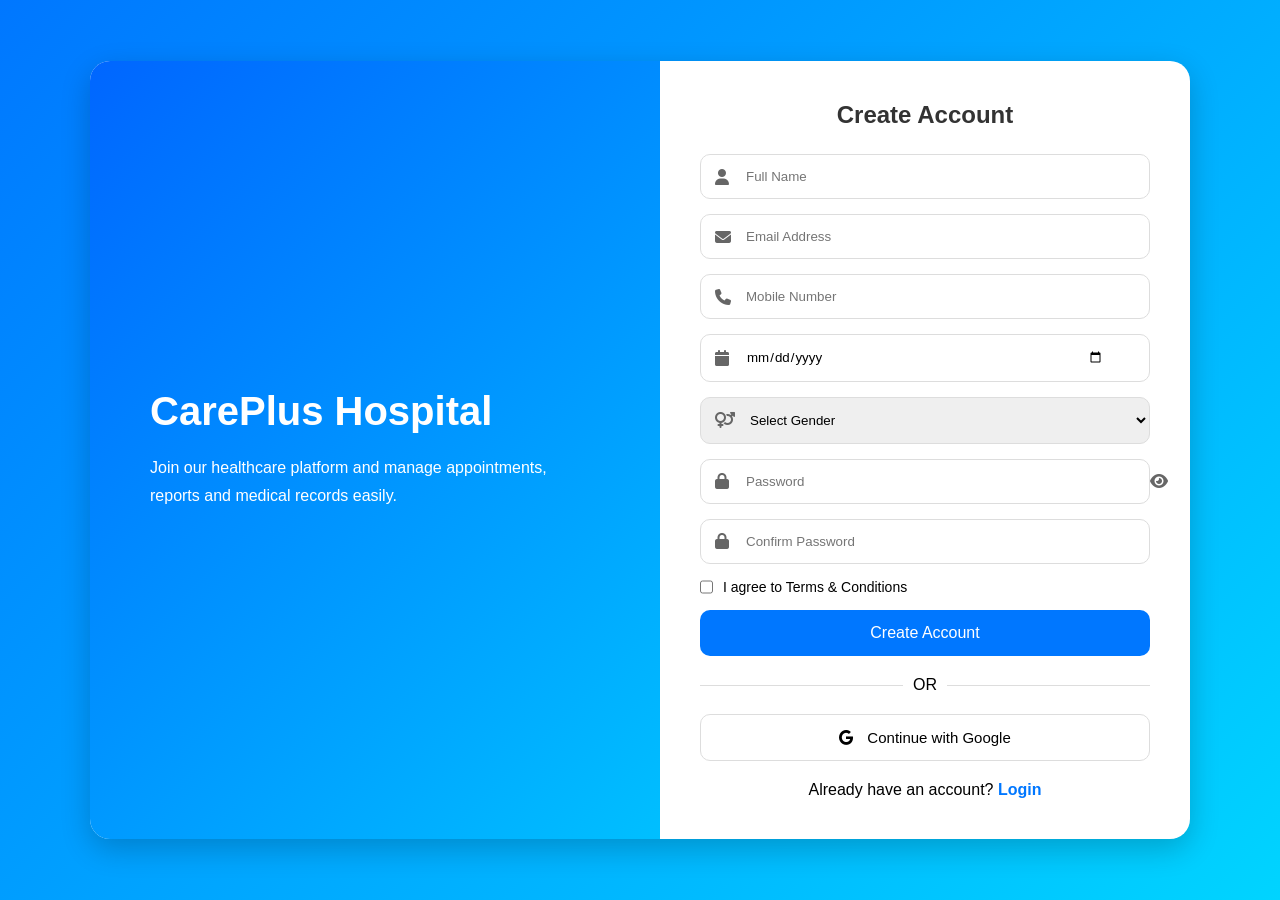
<file: signup.html>
<!DOCTYPE html>
<html lang="en">
<head>
<meta charset="UTF-8">
<meta name="viewport" content="width=device-width, initial-scale=1.0">

<title>Hospital Signup</title>

<link rel="stylesheet" href="CSS/signup.css">

<link rel="stylesheet"
href="https://cdnjs.cloudflare.com/ajax/libs/font-awesome/6.5.2/css/all.min.css">

</head>

<body>

<div class="container">

    <div class="left-panel">

        <h1>CarePlus Hospital</h1>

        <p>
            Join our healthcare platform and manage appointments,
            reports and medical records easily.
        </p>

    </div>

    <div class="right-panel">

        <form id="signupForm">

            <h2>Create Account</h2>

            <div class="input-box">
                <i class="fa-solid fa-user"></i>
                <input type="text"
                       id="fullName"
                       placeholder="Full Name"
                       required>
            </div>

            <div class="input-box">
                <i class="fa-solid fa-envelope"></i>
                <input type="email"
                       id="email"
                       placeholder="Email Address"
                       required>
            </div>

            <div class="input-box">
                <i class="fa-solid fa-phone"></i>
                <input type="tel"
                       id="phone"
                       placeholder="Mobile Number"
                       required>
            </div>

            <div class="input-box">
                <i class="fa-solid fa-calendar"></i>
                <input type="date"
                       id="dob"
                       required>
            </div>

            <div class="input-box">
                <i class="fa-solid fa-venus-mars"></i>

                <select id="gender" required>
                    <option value="">Select Gender</option>
                    <option>Male</option>
                    <option>Female</option>
                    <option>Other</option>
                </select>
            </div>

            <div class="input-box">
                <i class="fa-solid fa-lock"></i>

                <input type="password"
                       id="password"
                       placeholder="Password"
                       required>

                <span class="togglePassword">
                    <i class="fa-solid fa-eye"></i>
                </span>
            </div>

            <div class="input-box">
                <i class="fa-solid fa-lock"></i>

                <input type="password"
                       id="confirmPassword"
                       placeholder="Confirm Password"
                       required>
            </div>

            <div class="checkbox">
                <input type="checkbox" required>
                <label>
                    I agree to Terms & Conditions
                </label>
            </div>

            <button type="submit" class="signup-btn">
                Create Account
            </button>

            <div class="divider">
                <span>OR</span>
            </div>

            <button type="button" class="google-btn">
                <i class="fa-brands fa-google"></i>
                Continue with Google
            </button>

            <p class="login-link">
                Already have an account?
                <a href="login.html">Login</a>
            </p>

        </form>

    </div>

</div>

<script src="JS/signup.js"></script>

</body>
</html>
</file>
<file: CSS/signup.css>
*{
margin:0;
padding:0;
box-sizing:border-box;
font-family:'Segoe UI',sans-serif;
}

body{
min-height:100vh;
display:flex;
justify-content:center;
align-items:center;
background:linear-gradient(
135deg,
#0077ff,
#00d4ff
);
padding:20px;
}

.container{
width:100%;
max-width:1100px;
display:flex;
background:#fff;
border-radius:20px;
overflow:hidden;
box-shadow:0 10px 30px rgba(0,0,0,.2);
}

.left-panel{
flex:1;
padding:60px;
color:white;
background:linear-gradient(
135deg,
#0066ff,
#00bfff
);
display:flex;
flex-direction:column;
justify-content:center;
}

.left-panel h1{
font-size:40px;
margin-bottom:20px;
}

.left-panel p{
line-height:1.8;
}

.right-panel{
flex:1;
padding:40px;
}

.right-panel h2{
text-align:center;
margin-bottom:25px;
color:#333;
}

.input-box{
position:relative;
margin-bottom:15px;
}

.input-box i{
position:absolute;
left:15px;
top:50%;
transform:translateY(-50%);
color:#666;
}

.input-box input,
.input-box select{
width:100%;
padding:14px 45px;
border:1px solid #ddd;
border-radius:10px;
outline:none;
}

.togglePassword{
position:absolute;
right:15px;
top:50%;
transform:translateY(-50%);
cursor:pointer;
}

.checkbox{
margin:15px 0;
display:flex;
gap:10px;
font-size:14px;
}

.signup-btn{
width:100%;
padding:14px;
border:none;
border-radius:10px;
background:#0077ff;
color:white;
font-size:16px;
cursor:pointer;
transition:.3s;
}

.signup-btn:hover{
transform:translateY(-2px);
}

.divider{
text-align:center;
margin:20px 0;
position:relative;
}

.divider::before{
content:"";
position:absolute;
width:100%;
height:1px;
background:#ddd;
left:0;
top:50%;
}

.divider span{
background:white;
padding:0 10px;
position:relative;
}

.google-btn{
width:100%;
padding:14px;
border:1px solid #ddd;
background:white;
border-radius:10px;
cursor:pointer;
font-size:15px;
}

.google-btn i{
margin-right:10px;
}

.login-link{
text-align:center;
margin-top:20px;
}

.login-link a{
text-decoration:none;
color:#0077ff;
font-weight:bold;
}

@media(max-width:768px){

.container{
flex-direction:column;
}

.left-panel{
padding:35px;
text-align:center;
}

.left-panel h1{
font-size:30px;
}

.right-panel{
padding:25px;
}

}
</file>
